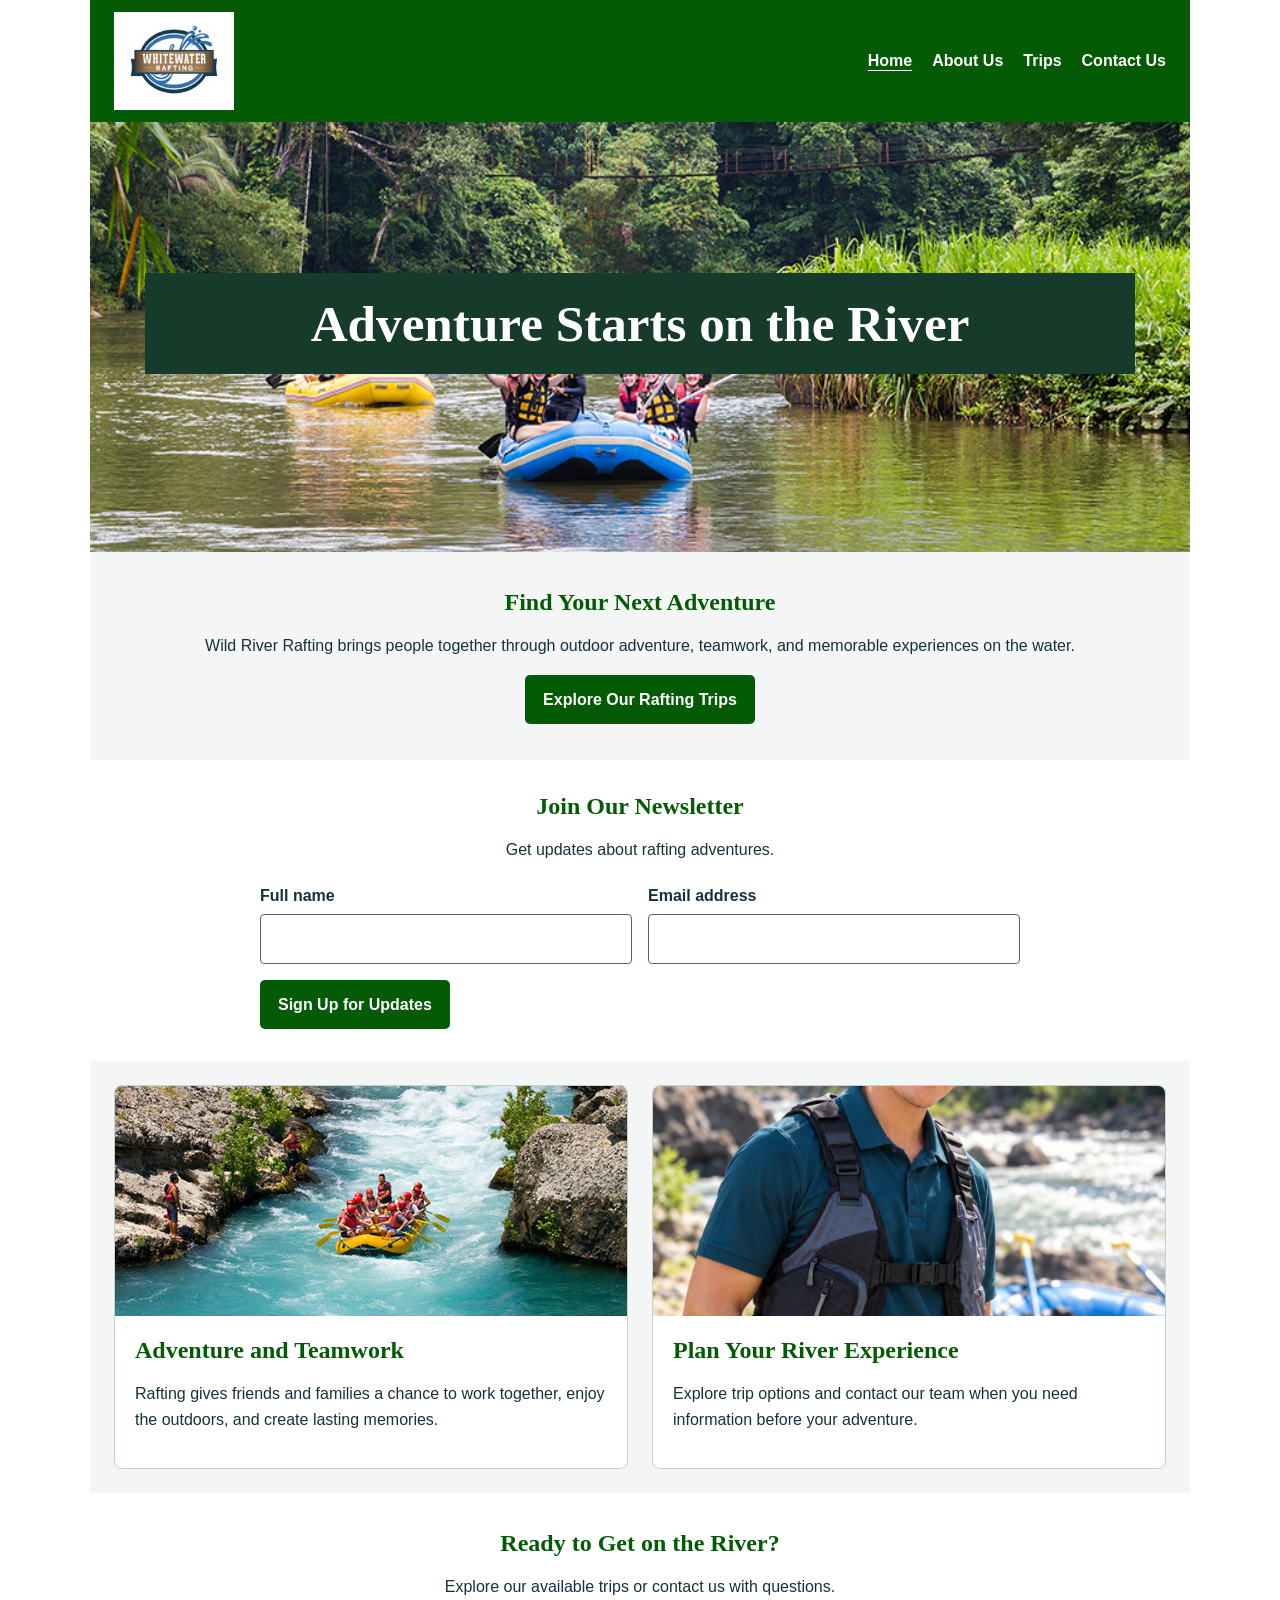
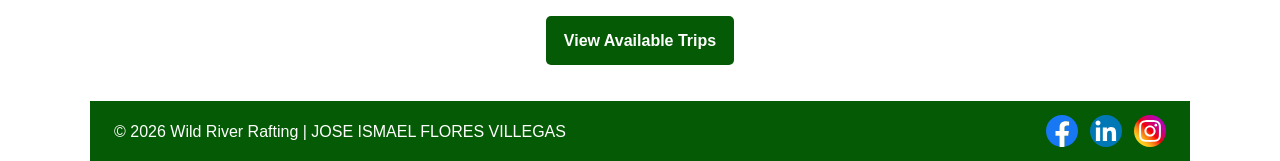
<file: wwr/index.html>
<!DOCTYPE html>
<html lang="en-US">
<head>
    <meta charset="UTF-8">
    <meta name="viewport" content="width=device-width, initial-scale=1.0">
    <meta name="description" content="Discover white water rafting adventures and outdoor experiences with Wild River Rafting.">
    <meta name="author" content="JOSE ISMAEL FLORES VILLEGAS">
    <title>Home | Wild River Rafting</title>
    <link rel="stylesheet" href="styles/rafting.css">
</head>
<body>
    <header>
        <a class="logo-link" href="index.html">
            <img src="images/z-wwr-blue.jpg" alt="Wild River Rafting logo">
        </a>
        <nav aria-label="Main navigation">
            <a href="index.html" aria-current="page">Home</a>
            <a href="about.html">About Us</a>
            <a href="trips.html">Trips</a>
            <a href="contact.html">Contact Us</a>
        </nav>
    </header>

    <main>
        <section class="home-hero">
            <img src="images/rafting14_1024.jpg" alt="People enjoying a white water rafting adventure">
            <h1>Adventure Starts on the River</h1>
        </section>

        <section class="home-intro">
            <h2>Find Your Next Adventure</h2>
            <p>Wild River Rafting brings people together through outdoor adventure, teamwork, and memorable experiences on the water.</p>
            <a class="button-link" href="trips.html">Explore Our Rafting Trips</a>
        </section>

        <section class="newsletter">
            <h2>Join Our Newsletter</h2>
            <p>Get updates about rafting adventures.</p>
            <form action="#" method="get" class="newsletter-form">
                <div class="form-field">
                    <label for="newsletter-name">Full name</label>
                    <input type="text" id="newsletter-name" name="name" autocomplete="name" required>
                </div>
                <div class="form-field">
                    <label for="newsletter-email">Email address</label>
                    <input type="email" id="newsletter-email" name="email" autocomplete="email" required>
                </div>
                <button type="submit">Sign Up for Updates</button>
            </form>
        </section>

        <section class="home-grid" aria-label="Our rafting experiences">
            <article class="feature-card">
                <img src="images/rafting65_600.jpg" alt="Rafters working together on a river" loading="lazy">
                <div>
                    <h2>Adventure and Teamwork</h2>
                    <p>Rafting gives friends and families a chance to work together, enjoy the outdoors, and create lasting memories.</p>
                </div>
            </article>
            <article class="feature-card">
                <img src="images/imagen1.png" alt="Rafting team member prepared for a river trip" loading="lazy">
                <div>
                    <h2>Plan Your River Experience</h2>
                    <p>Explore trip options and contact our team when you need information before your adventure.</p>
                </div>
            </article>
        </section>

        <section class="home-contact">
            <h2>Ready to Get on the River?</h2>
            <p>Explore our available trips or contact us with questions.</p>
            <a class="button-link" href="trips.html">View Available Trips</a>
        </section>
    </main>

    <footer>
        <p>&copy; 2026 Wild River Rafting | JOSE ISMAEL FLORES VILLEGAS</p>
        <nav class="socialmedia" aria-label="Social media">
            <a href="https://facebook.com" aria-label="Facebook"><img src="images/facebook.svg" alt=""></a>
            <a href="https://linkedin.com" aria-label="LinkedIn"><img src="images/linkedin.svg" alt=""></a>
            <a href="https://instagram.com" aria-label="Instagram"><img src="images/instagram.svg" alt=""></a>
        </nav>
    </footer>
</body>
</html>
</file>
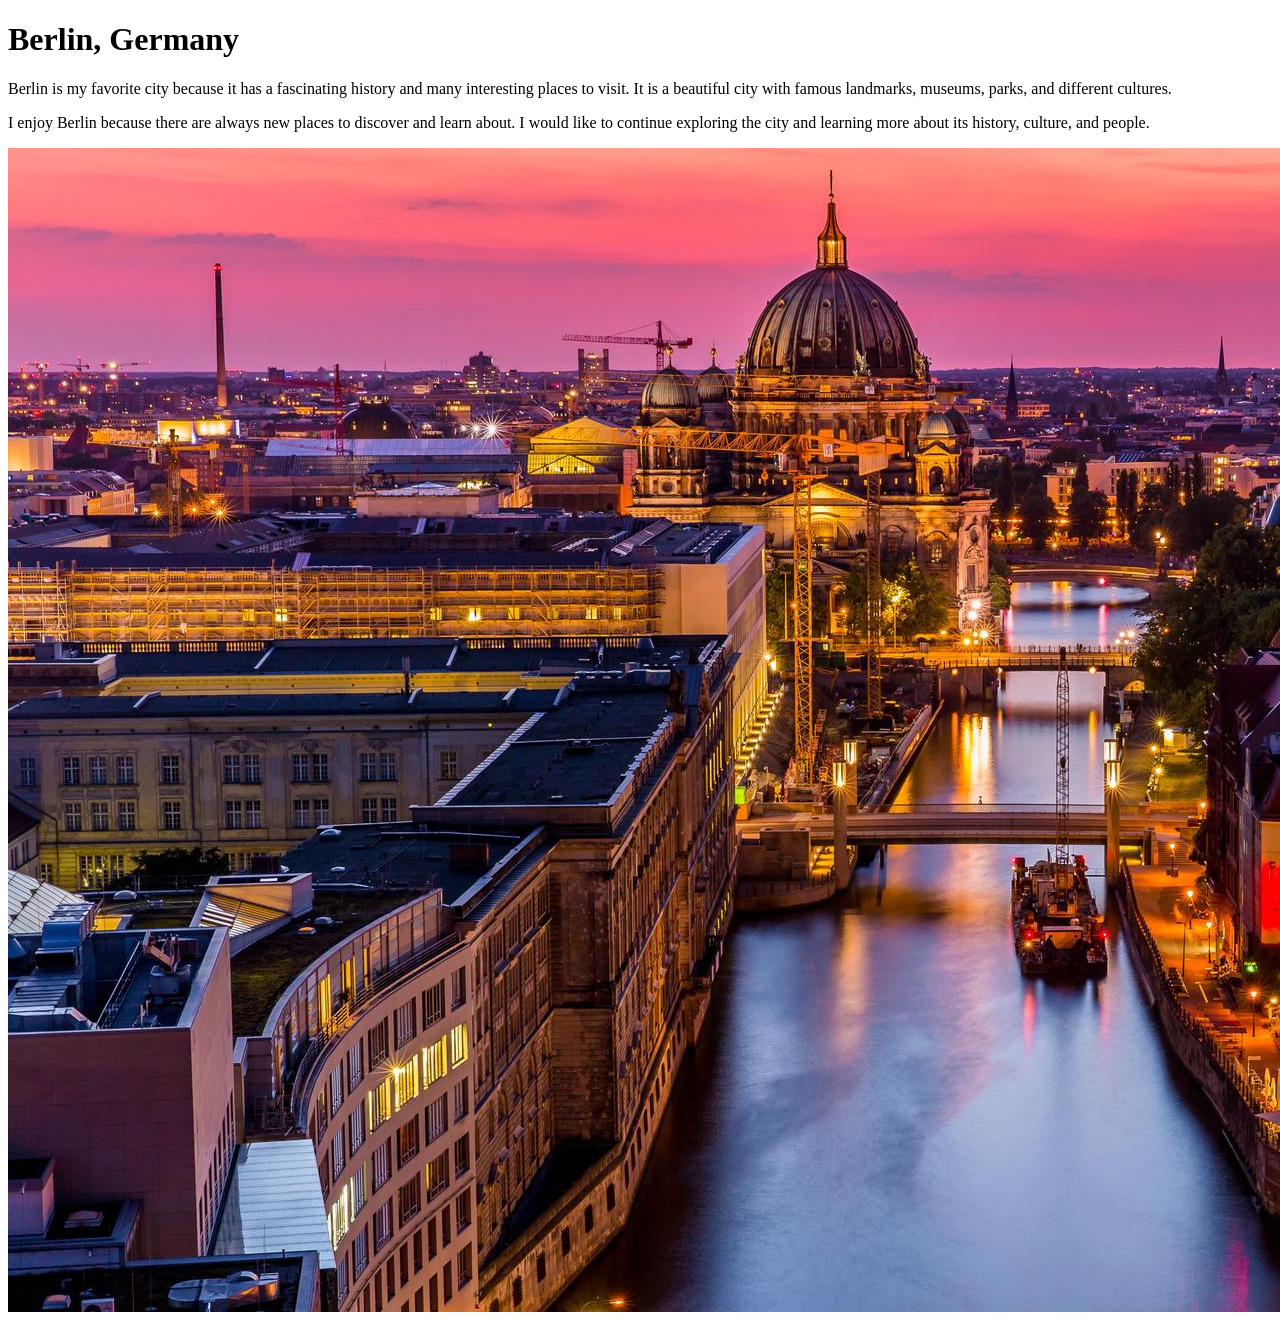
<file: week01/favorite-city.html>
<!DOCTYPE html>
<html lang="en-US">

<head>
    <meta charset="utf-8">
    <title>My Favorite City - Berlin</title>
</head>

<body>
    <h1>Berlin, Germany</h1>

    <p>
        Berlin is my favorite city because it has a fascinating history and many
        interesting places to visit. It is a beautiful city with famous landmarks,
        museums, parks, and different cultures.
    </p>

    <p>
        I enjoy Berlin because there are always new places to discover and learn
        about. I would like to continue exploring the city and learning more about
        its history, culture, and people.
    </p>

    <img src="./images/berlin.jpg" alt="A view of Berlin">
</body>

</html>
</file>
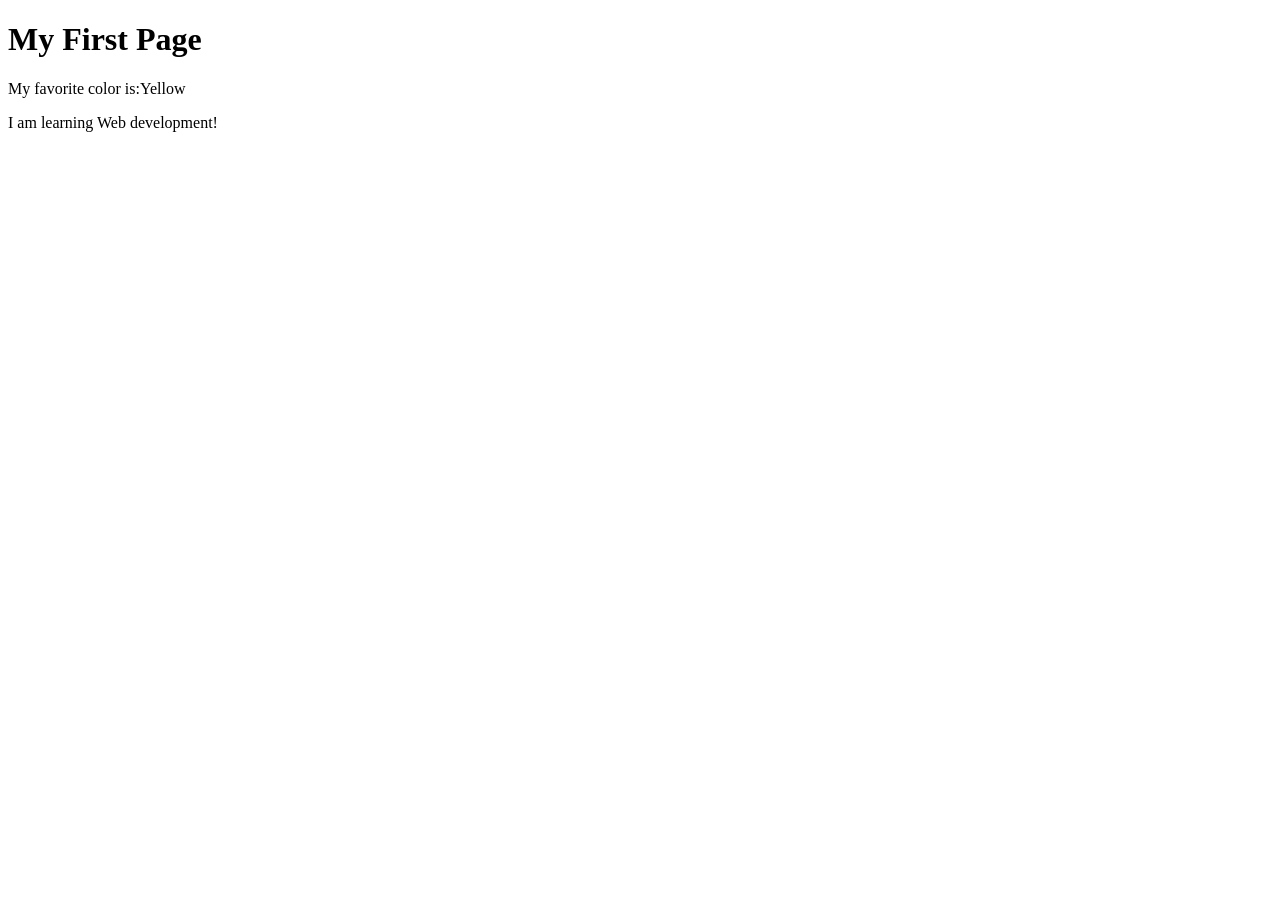
<file: week01/first-page.html>
<!DOCTYPE html>
<html lang="en">

<head>
    <meta charset="UTF-8">
    <meta name="viewport" content="width=device-width, initial-scale=1.0">
    <title>My First Page</title>
</head>

<body>
    <h1>My First Page</h1>
    <p>My favorite color is:Yellow</p>
    <p>I am learning Web development!</p>
</body>

</html>
</file>
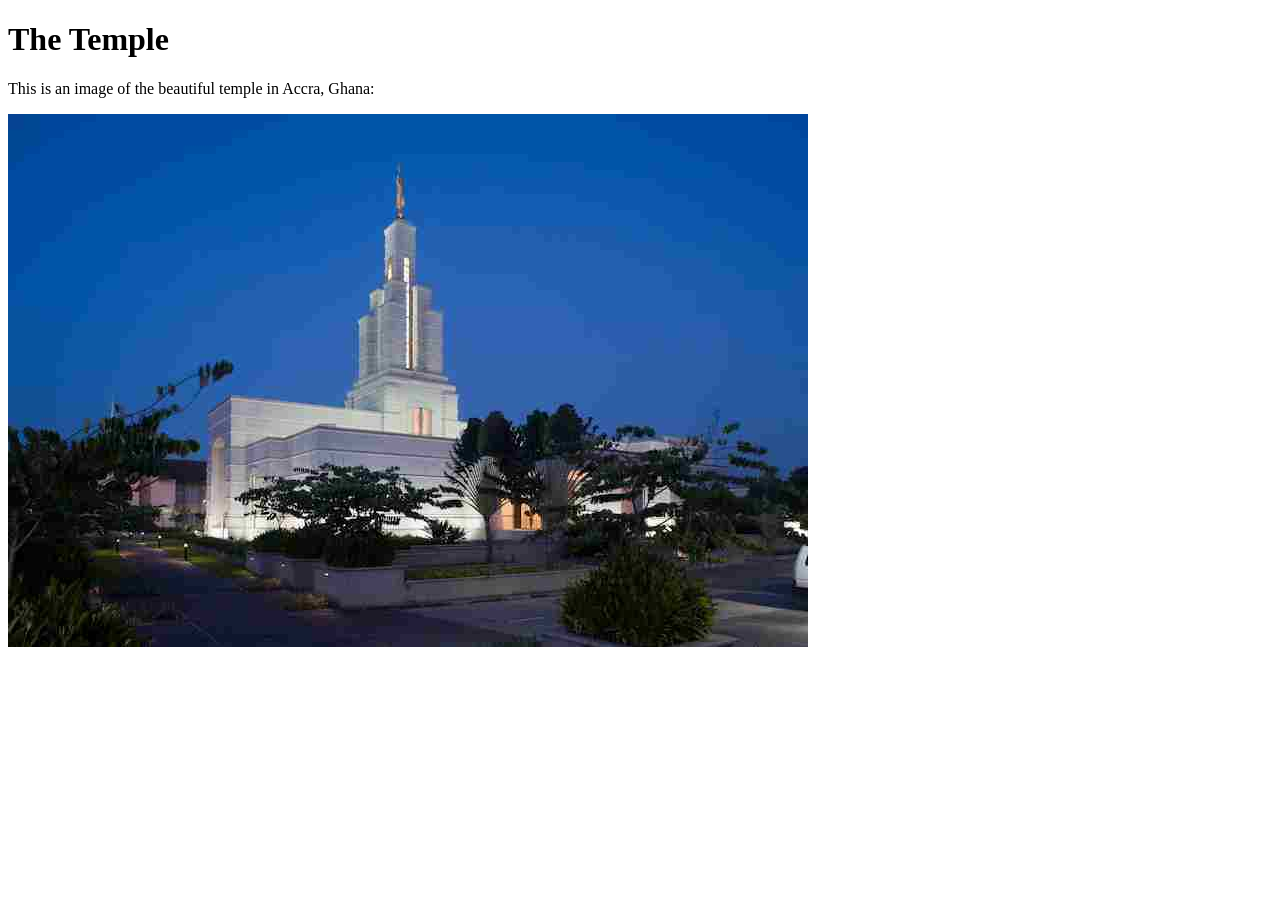
<file: week01/images-solution.html>
<!DOCTYPE html>
<html lang="en">
<head>
    <meta charset="UTF-8">
    <meta name="viewport" content="width=device-width, initial-scale=1.0">
    <title>Temple Image</title>
</head>
<body>
    <h1>The Temple</h1>
    <p>This is an image of the beautiful temple in Accra, Ghana:</p>
    <img src="images/temple-small.jpg" alt="The Accra Ghana Temple">
    
</body>
</html>
</file>
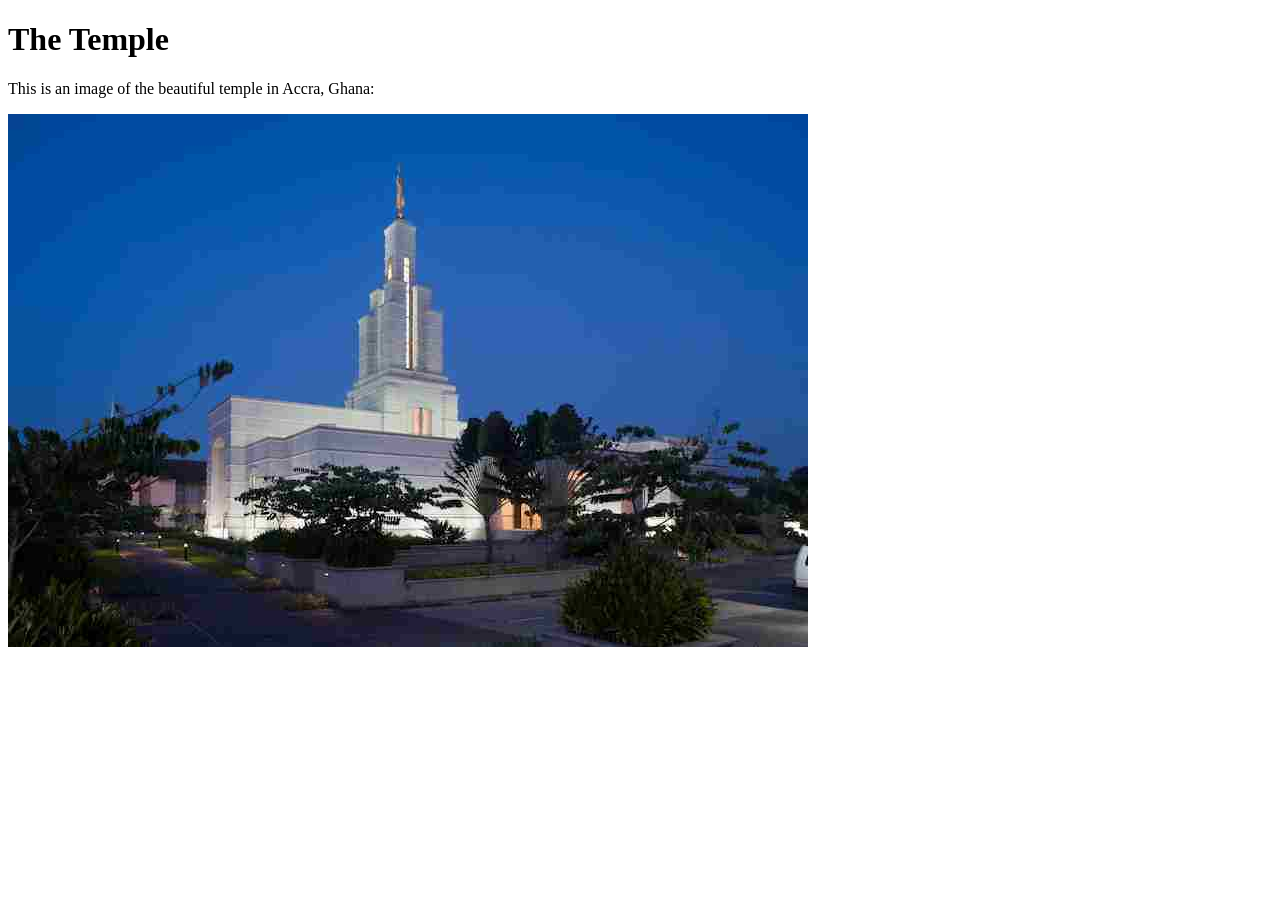
<file: week01/images.html>
<!DOCTYPE html>
<html lang="en">

<head>
    <meta charset="UTF-8">
    <meta name="viewport" content="width=device-width, initial-scale=1.0">
    <title>Temple Image</title>
</head>

<body>
    <h1>The Temple</h1>
    <p>This is an image of the beautiful temple in Accra, Ghana:</p>
    <img src="images/temple-small.jpg" alt="The Accra Ghana Temple">

</body>

</html>
</file>
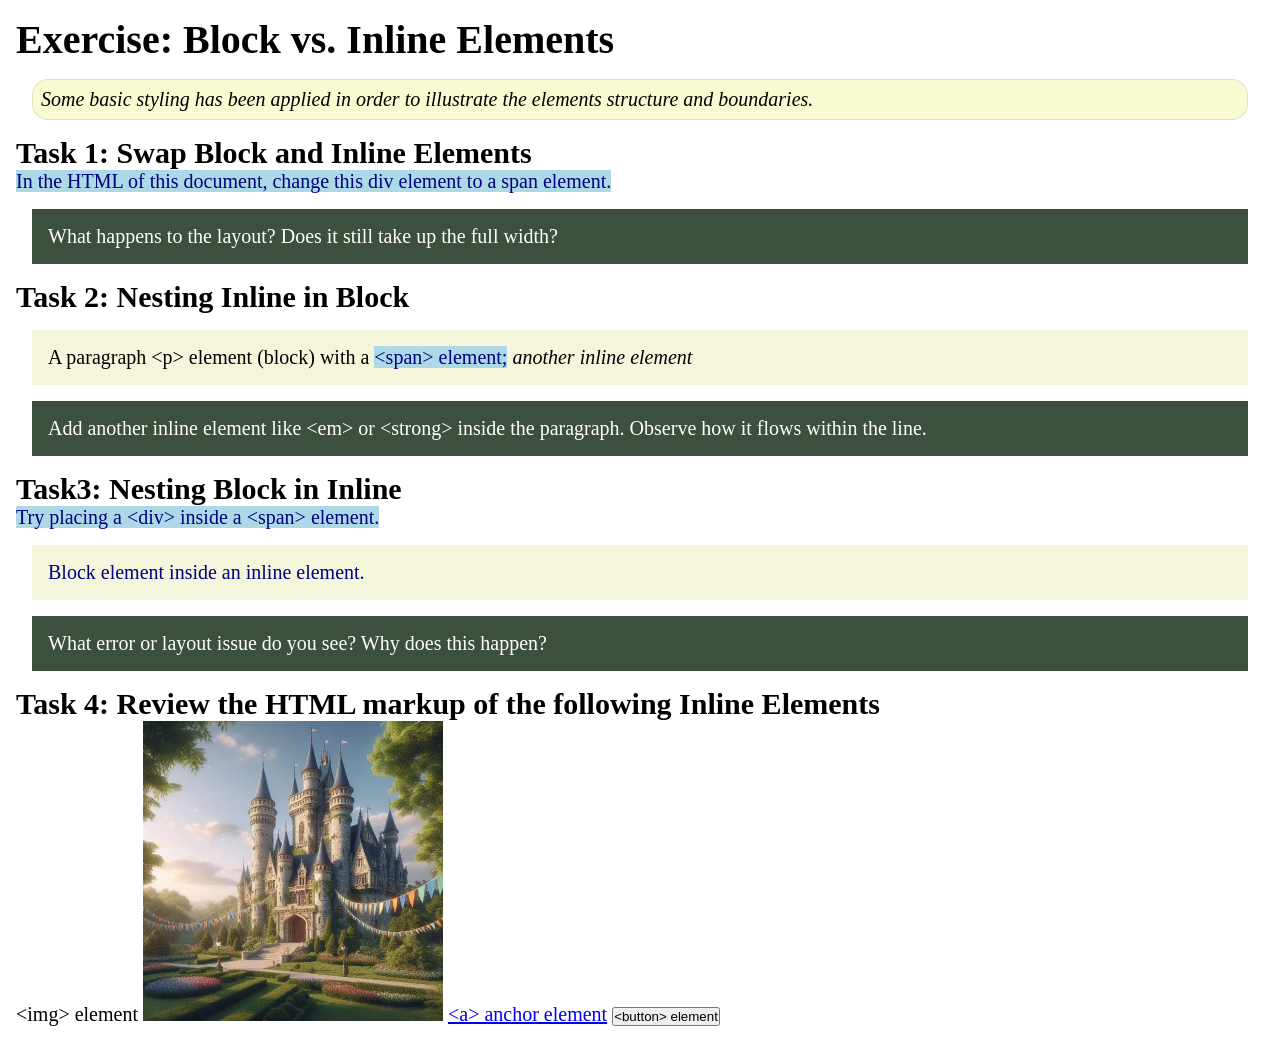
<file: week02/block-vs-inline.html>
<!DOCTYPE html>
<html lang="en">

<head>
    <meta charset="UTF-8">
    <meta name="viewport" content="width=device-width, initial-scale=1.0">
    <title>Exercise: Block vs. Inline Elements</title>
    <link rel="stylesheet" href="styles/block-vs-inline.css">
</head>

<body>
    <main>
        <h1>Exercise: Block vs. Inline Elements</h1>
        <p class="note">Some basic styling has been applied in order to illustrate the elements
            structure and
            boundaries.</p>

        <h2>Task 1: Swap Block and Inline Elements</h2>
        <span>In the HTML of this document, change this div element to a span element.</span>

        <p class="question">What happens to the layout? Does it still take up the full width?</p>

        <h2>Task 2: Nesting Inline in Block</h2>
        <p>A paragraph &lt;p&gt; element (block) with a <span>&lt;span&gt; element;</span>
            <em>another inline element</em>
        </p>
        <p class="question">Add another inline element like &lt;em&gt; or &lt;strong&gt; inside the
            paragraph. Observe
            how it flows within the line.</p>

        <h2>Task3: Nesting Block in Inline</h2>
        <span>Try placing a &lt;div&gt; inside a &lt;span&gt; element.
            <div>Block element inside an inline element.</div>
        </span>
        <p class="question">What error or layout issue do you see? Why does this happen?</p>


        <h2>Task 4: Review the HTML markup of the following Inline Elements</h2>
        &lt;img&gt; element
        <img src="images/castle.webp" alt="placeholder image (images are inline)" width="300"
          height="300">
        <a href="https://churchofjesuschrist.org">&lt;a&gt; anchor element</a>
        <button type="button">&lt;button&gt; element</button>
    </main>
</body>

</html>
</file>
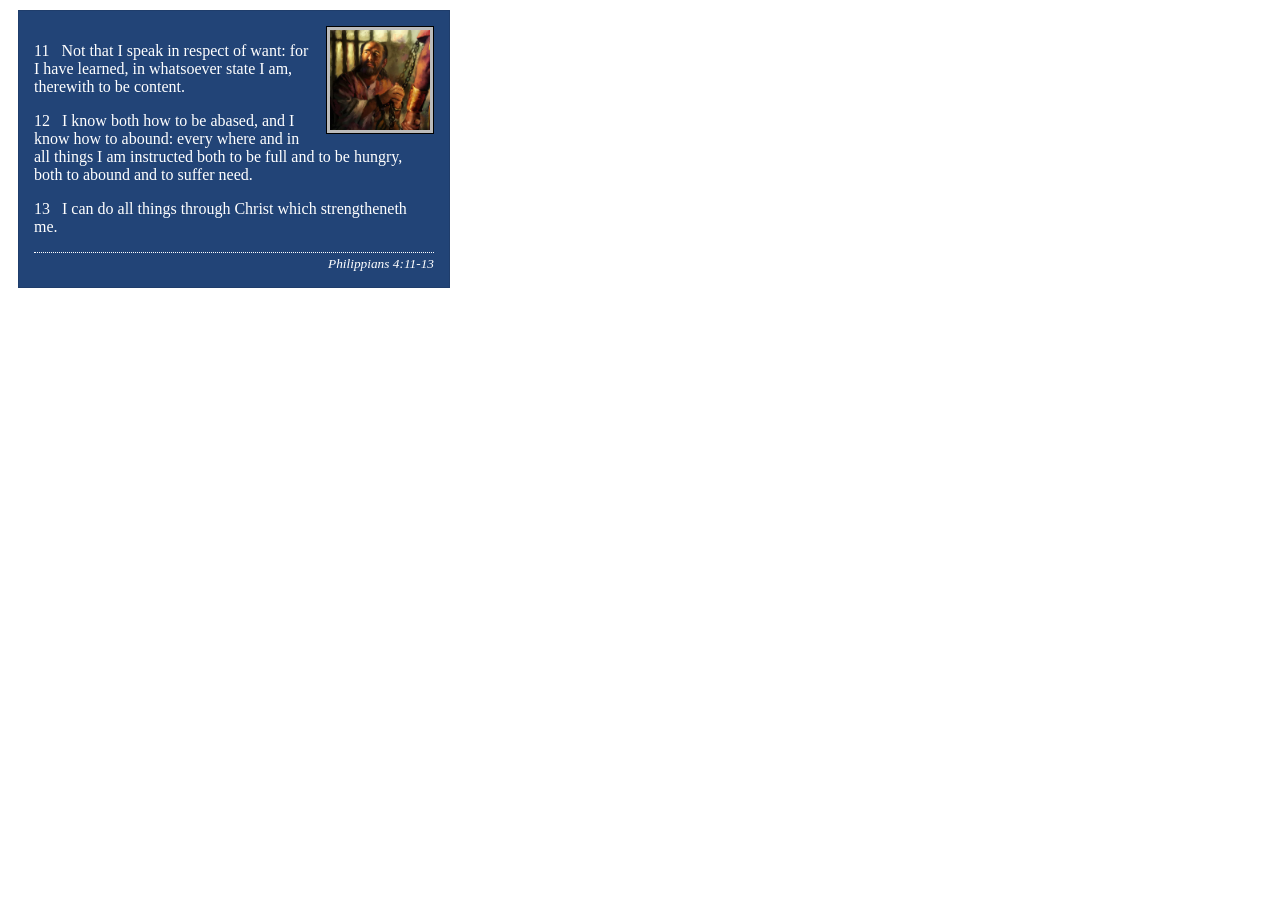
<file: week02/box-model-solution.html>
<!DOCTYPE html>
<html lang="en">
<head>
    <meta charset="UTF-8">
    <meta name="viewport" content="width=device-width, initial-scale=1.0">
    <title>Box Model Activity</title>
    <link rel="stylesheet" href="styles/box-model-solution.css">
</head>
<body>
    <main>
        <div class="callout">
            <img src="images/apostle-paul-imprisoned.webp" alt="Paul the Apostle - Imprisoned in Rome" width="200" height="200">
            <blockquote>
                <p>11 &nbsp; Not that I speak in respect of want: for I have learned, in whatsoever state I am, therewith to be content.</p>
                <p>12 &nbsp; I know both how to be abased, and I know how to abound: every where and in all things I am instructed both to be full and to be hungry, both to abound and to suffer need.</p>
                <p>13 &nbsp; I can do all things through Christ which strengtheneth me.</p>
            </blockquote>
            <cite>Philippians 4:11-13</cite>
        </div>
    </main>
</body>
</html>
</file>
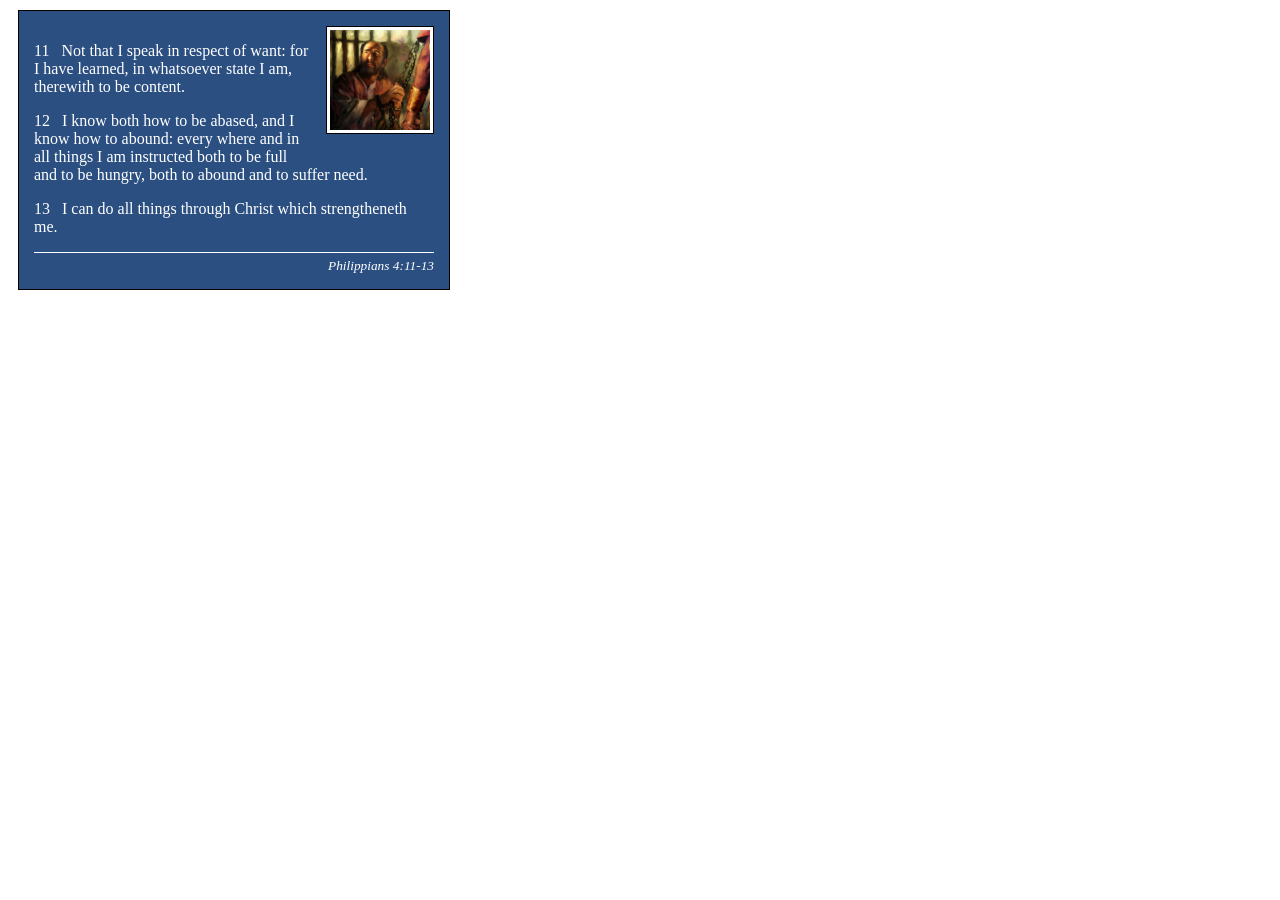
<file: week02/box-model.html>
<!DOCTYPE html>
<html lang="en">

<head>
    <meta charset="UTF-8">
    <meta name="viewport" content="width=device-width, initial-scale=1.0">
    <title>Box Model Activity</title>
    <link rel="stylesheet" href="styles/box-model.css">
</head>

<body>
    <main>
        <div class="callout">
            <img src="images/apostle-paul-imprisoned.webp"
              alt="Paul the Apostle - Imprisoned in Rome" width="200" height="200">
            <blockquote>
                <p>11 &nbsp; Not that I speak in respect of want: for I have learned, in whatsoever
                    state I am, therewith to be content.</p>
                <p>12 &nbsp; I know both how to be abased, and I know how to abound: every where and
                    in all things I am instructed both to be full and to be hungry, both to abound
                    and to suffer need.</p>
                <p>13 &nbsp; I can do all things through Christ which strengtheneth me.</p>
            </blockquote>
            <cite>Philippians 4:11-13</cite>
        </div>
    </main>
</body>

</html>
</file>
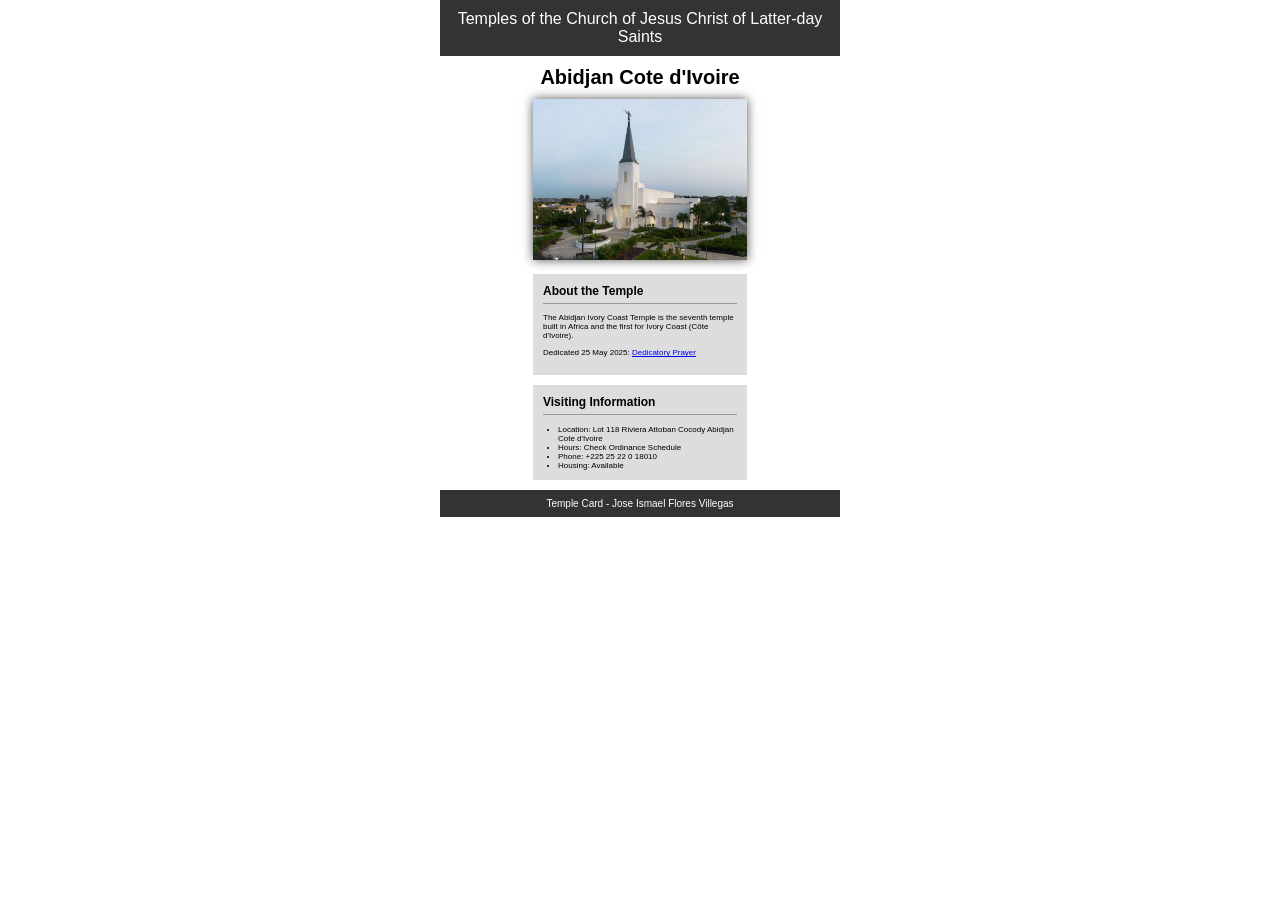
<file: week02/temple.html>
<!DOCTYPE html>
<html lang="en">

<head>
    <meta charset="UTF-8">
    <meta name="viewport" content="width=device-width, initial-scale=1.0">
    <title>Temple Card - Abidjan Cote d'Ivoire</title>
    <link rel="stylesheet" href="styles/temple.css">
</head>

<body>
    <header>
        <p>Temples of the Church of Jesus Christ of Latter-day Saints</p>
    </header>
    <main>
        <h1>Abidjan Cote d'Ivoire</h1>
        <picture>
            <img src="images/abidjan-ivory-coast.jpeg" alt="Abidjan Cote d'Ivoire Temple">
        </picture>
        <section>
            <h2>About the Temple</h2>
            <p>The Abidjan Ivory Coast Temple is the seventh temple built in Africa and the first
                for Ivory Coast (Côte
                d'Ivoire).</p>
            <p>Dedicated 25 May 2025: <a
                  href="https://www.churchofjesuschrist.org/temples/dedicatory-prayer/abidjan-ivory-coast-temple/2025-05-25?lang=eng"
                  target="_blank" rel="noopener noreferrer">Dedicatory Prayer</a></p>
        </section>
        <section>
            <h2>Visiting Information</h2>
            <ul>
                <li>Location: Lot 118 Riviera Attoban Cocody Abidjan Cote d'Ivoire</li>
                <li>Hours: Check Ordinance Schedule</li>
                <li>Phone: +225 25 22 0 18010</li>
                <li>Housing: Available</li>
            </ul>
        </section>
    </main>
    <footer>
        <p>Temple Card - Jose Ismael Flores Villegas</p>
    </footer>
</body>

</html>
</file>
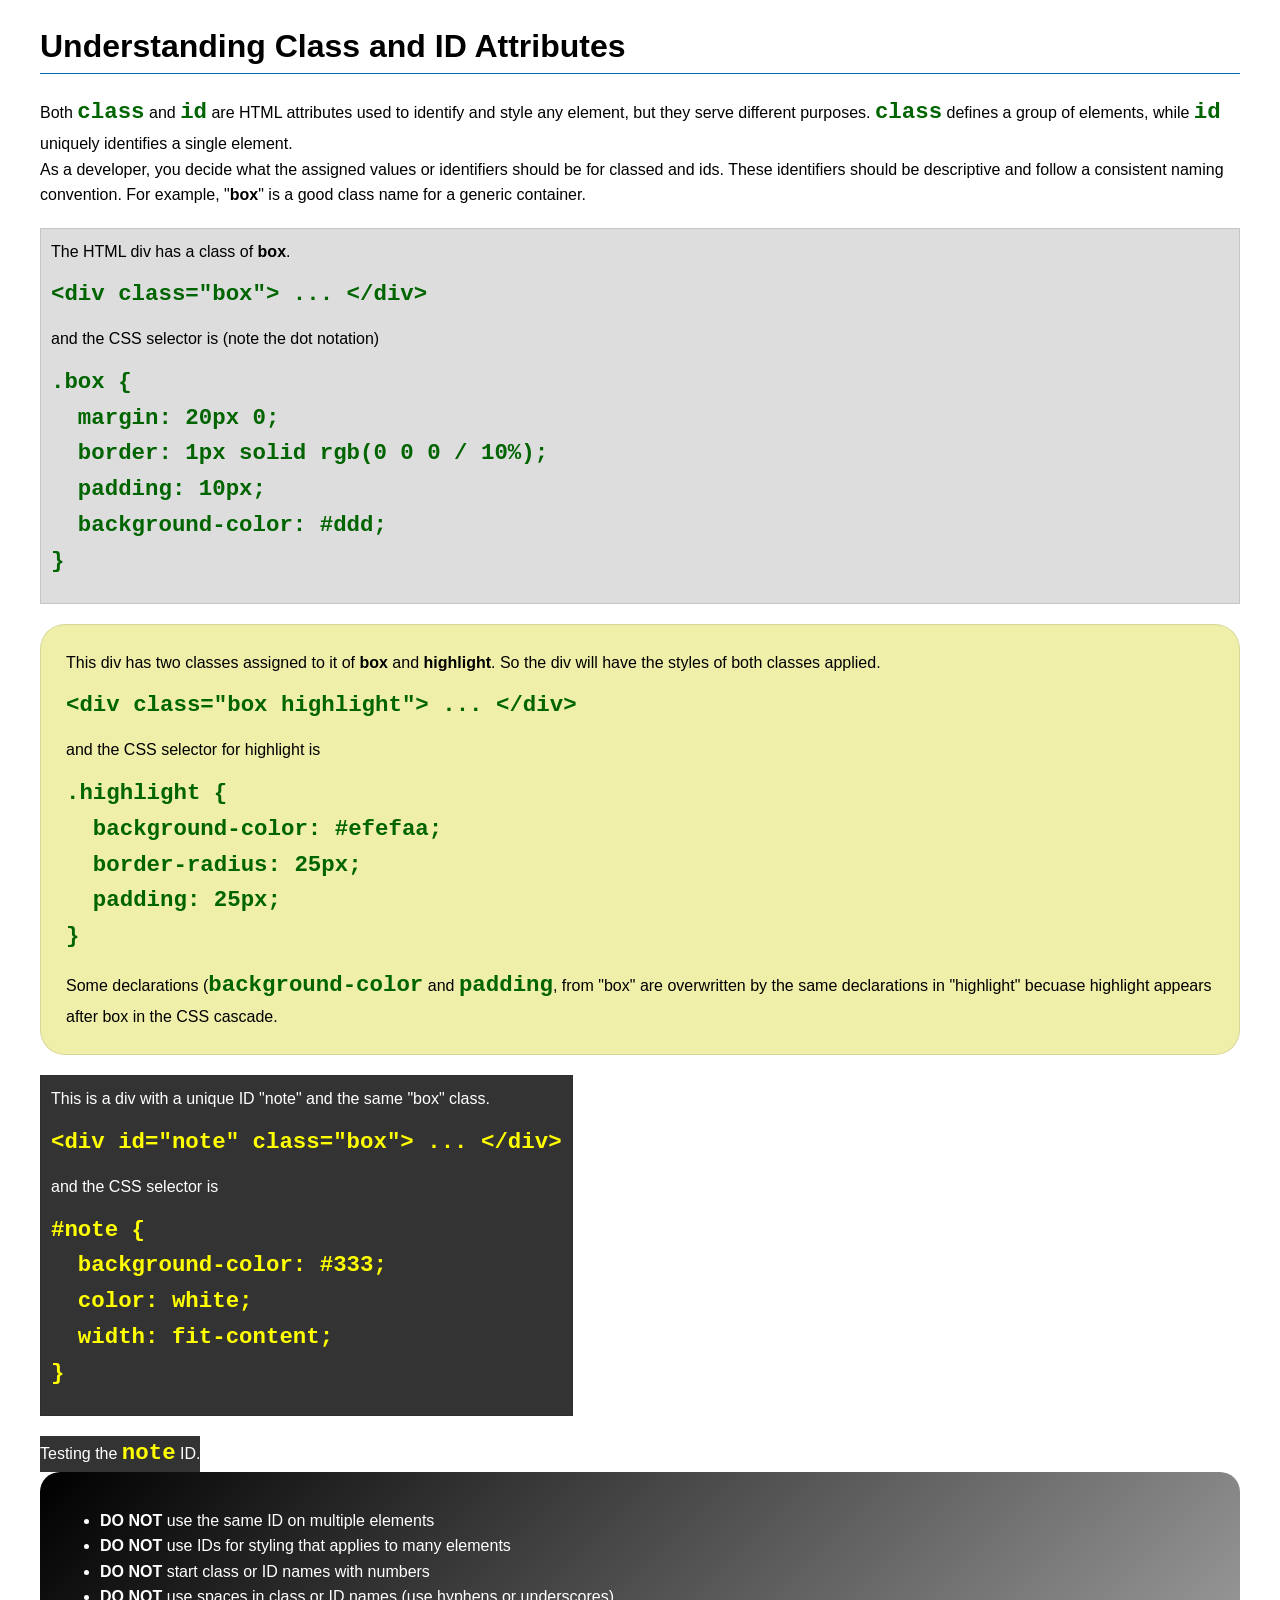
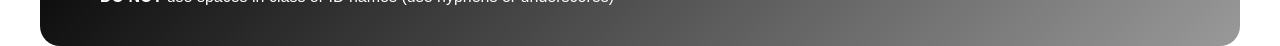
<file: week03/class-and-id.html>
<!DOCTYPE html>
<html lang="en">

<head>
    <meta charset="UTF-8">
    <meta name="viewport" content="width=device-width, initial-scale=1.0">
    <title>Class vs ID Attributes</title>
    <link rel="stylesheet" href="styles/class-and-id.css">
</head>

<body>
    <h1>Understanding Class and ID Attributes</h1>
    <p>Both <code>class</code> and <code>id</code> are HTML attributes used to identify and style any element, but they
        serve different purposes. <code>class</code> defines a group of elements, while <code>id</code> uniquely
        identifies a single element.</p>
    <p>As a developer, you decide what the assigned values or identifiers should be for classed and ids. These
        identifiers should be
        descriptive and follow a consistent naming convention. For example, "<strong>box</strong>" is a good class name
        for a generic container.</p>
    <div class="box">
        <p>The HTML div has a class of <strong>box</strong>.</p>
        <pre><code class="html">&lt;div class="box"&gt; ... &lt;/div&gt;</code></pre>
        and the CSS selector is (note the dot notation)
        <pre><code class="css">.box {
  margin: 20px 0;
  border: 1px solid rgb(0 0 0 / 10%);
  padding: 10px;
  background-color: #ddd; 
}</code></pre>
    </div>

    <div class="box highlight">
        <p>This div has two classes assigned to it of <strong>box</strong> and <strong>highlight</strong>. So the div
            will have the styles of both classes applied.</p>
        <pre><code class="html">&lt;div class="box highlight"&gt; ... &lt;/div&gt;</code></pre>
        and the CSS selector for highlight is
        <pre><code class="css">.highlight {
  background-color: #efefaa;
  border-radius: 25px;
  padding: 25px;
}</code></pre>
<p>Some declarations (<code>background-color</code> and <code>padding</code>, from "box" are overwritten by the same declarations in "highlight" becuase highlight appears after box in the CSS cascade.</p>
    </div>

    <div id="note" class="box">
        <p>This is a div with a unique ID "note" and the same "box" class.</p>
        <pre><code class="html">&lt;div id="note" class="box"&gt; ... &lt;/div&gt;</code></pre>
        and the CSS selector is
        <pre><code class="css">#note {
  background-color: #333;
  color: white;
  width: fit-content;
}</code></pre>
    </div>

    <div id="note">
        <p>Testing the <code>note</code> ID.</p>
    </div>

    <section id="best-practice">
        <ul>
            <li><strong>DO NOT</strong> use the same ID on multiple elements</li>
            <li><strong>DO NOT</strong> use IDs for styling that applies to many elements</li>
            <li><strong>DO NOT</strong> start class or ID names with numbers</li>
            <li><strong>DO NOT</strong> use spaces in class or ID names (use hyphens or underscores)</li>
        </ul>
    </section>




</body>

</html>
</file>
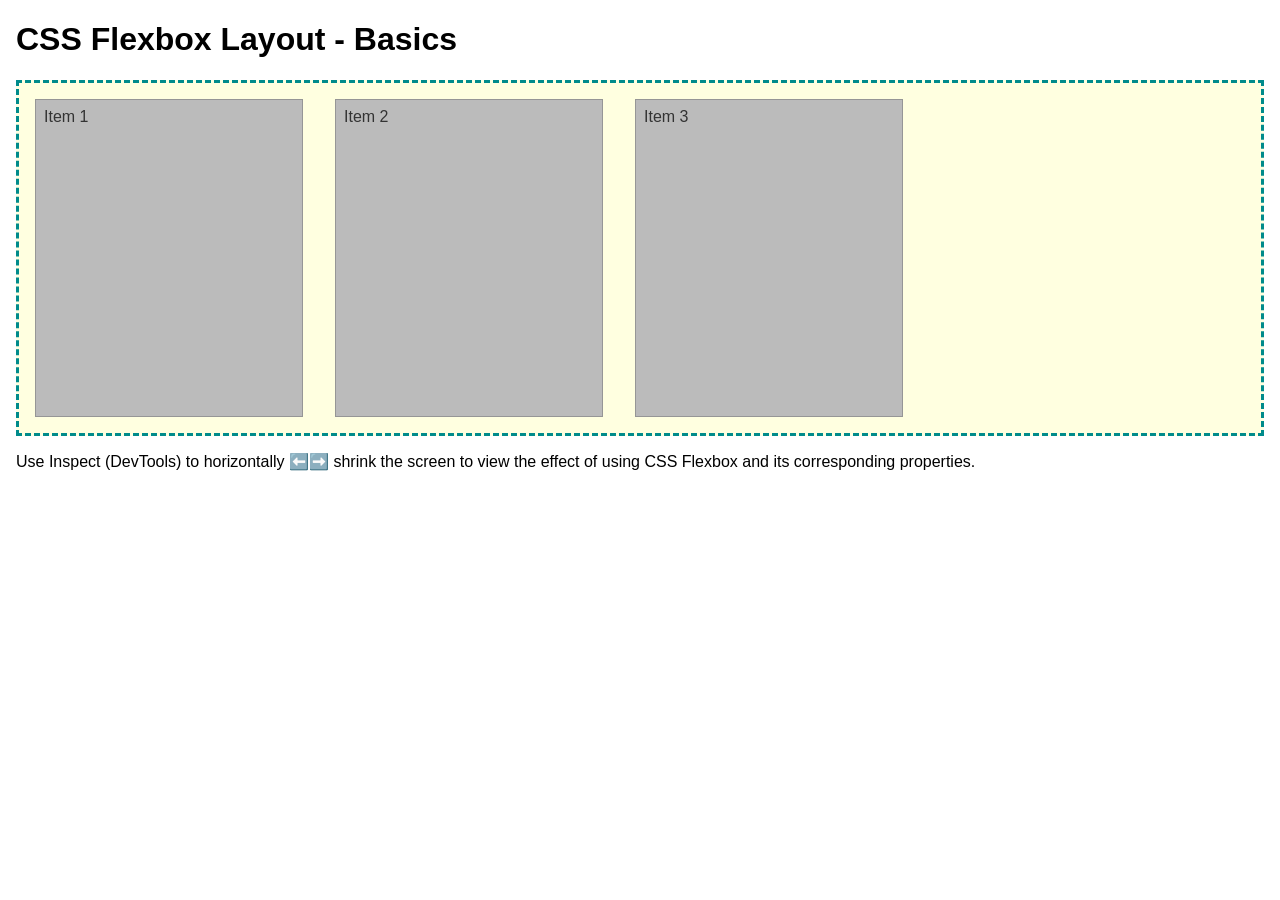
<file: week04/flexbox-layout.html>
<!DOCTYPE html>
<html lang="en">
<head>
    <meta charset="UTF-8">
    <meta name="viewport" content="width=device-width, initial-scale=1.0">
    <title>CSS Flexbox Layout - Basics</title>
    <link rel="stylesheet" href="styles/flexbox.css">
</head>
<body>
    <main>
        <h1>CSS Flexbox Layout - Basics</h1>
        <div class="flex-container">
            <div class="flex-item item1">Item 1</div>
            <div class="flex-item item2">Item 2</div>
            <div class="flex-item item3">Item 3</div>
        </div>
        <p>Use Inspect (DevTools) to horizontally ⬅️➡️ shrink the screen to view the effect of using CSS Flexbox and its corresponding properties.</p>
    </main>
</body>
</html>
</file>
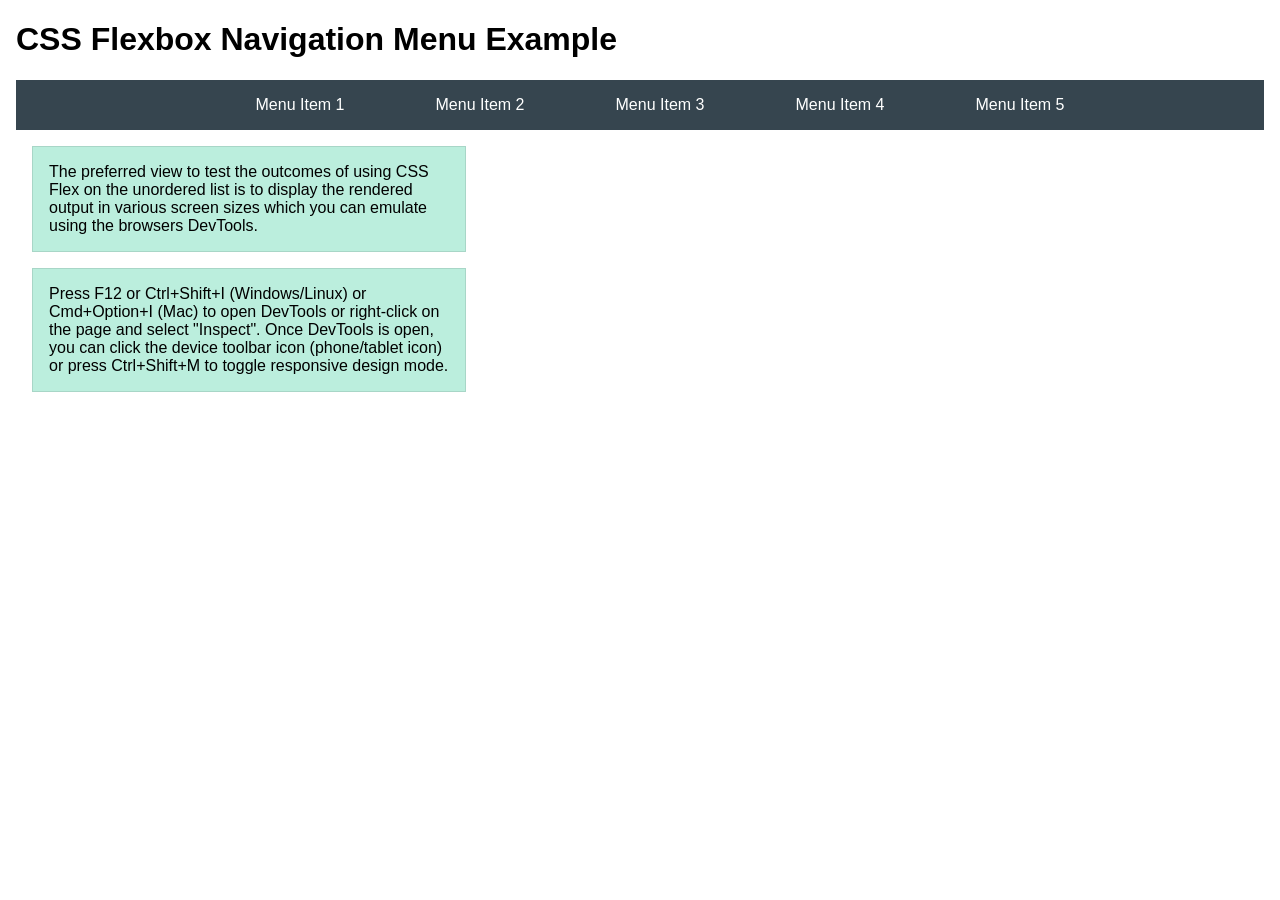
<file: week04/flexbox-menu.html>
<!DOCTYPE html>
<html lang="en">
<head>
    <meta charset="UTF-8">
    <meta name="viewport" content="width=device-width, initial-scale=1.0">
    <title>CSS Flexbox - Navigation Menu</title>
    <link rel="stylesheet" href="styles/flexbox-menu.css">
</head>
<body>
    <main>
        <h1>CSS Flexbox Navigation Menu Example</h1>
        <nav>
            <ul>
                <li><a href="#">Menu Item 1</a></li>
                <li><a href="#">Menu Item 2</a></li>
                <li><a href="#">Menu Item 3</a></li>
                <li><a href="#">Menu Item 4</a></li>
                <li><a href="#">Menu Item 5</a></li>
            </ul>
        </nav>
        <p>The preferred view to test the outcomes of using CSS Flex on the unordered list is to display the rendered output in various screen sizes which you can emulate using the browsers DevTools.</p>

        <p>Press F12 or Ctrl+Shift+I (Windows/Linux) or Cmd+Option+I (Mac) to open DevTools or right-click on the page and select "Inspect". Once DevTools is open, you can click the device toolbar icon (phone/tablet icon) or press Ctrl+Shift+M to toggle responsive design mode.</p>

                      
        
    </main>
</body>
</html>
</file>
<file: wwr/styles/rafting.css>
:root {
    --primary-color: #055a05;
    --accent-color: #264653;
    --light-color: #f4f6f6;
    --heading-font: Georgia, "Times New Roman", serif;
    --body-font: Arial, Helvetica, sans-serif;
}

* {
    margin: 0;
    padding: 0;
    box-sizing: border-box;
}

body {
    font-family: var(--body-font);
    color: #17313b;
    line-height: 1.6;
    background: #ffffff;
}

header,
main,
footer {
    width: min(1100px, 100%);
    margin: 0 auto;
}

/* Header: CSS Grid */
header {
    display: grid;
    grid-template-columns: 150px 1fr;
    align-items: center;
    gap: 24px;
    padding: 12px 24px;
    background: var(--primary-color);
}

.logo-link {
    display: block;
    width: 120px;
}

.logo-link img,
header > img {
    display: block;
    width: 120px;
    max-width: 100%;
    height: auto;
}

/* Navigation: Flexbox */
header nav {
    display: flex;
    align-items: center;
    justify-content: flex-end;
    flex-wrap: wrap;
    gap: 20px;
}

nav a {
    color: #ffffff;
    font-weight: 700;
    text-decoration: none;
}

nav a:hover,
nav a:focus-visible,
nav a[aria-current="page"] {
    text-decoration: underline;
    text-underline-offset: 4px;
}

/* General elements */
h1,
h2,
h3 {
    font-family: var(--heading-font);
    line-height: 1.2;
}

h1,
h2 {
    color: var(--primary-color);
}

h2 {
    margin-bottom: 16px;
}

p {
    margin: 0 0 16px;
}

img {
    max-width: 100%;
}

.button-link,
button {
    display: inline-block;
    padding: 12px 18px;
    border: 0;
    border-radius: 5px;
    background: var(--primary-color);
    color: #ffffff;
    font: inherit;
    font-weight: 700;
    text-decoration: none;
    cursor: pointer;
}

.button-link:hover,
.button-link:focus-visible,
button:hover,
button:focus-visible {
    background: #034003;
    text-decoration: underline;
}

/* Home and Trips hero images */
.home-hero,
.trips-hero {
    position: relative;
}

.home-hero > img,
.trips-hero > img {
    display: block;
    width: 100%;
    height: 430px;
    object-fit: cover;
}

.home-hero h1 {
    position: absolute;
    top: 35%;
    left: 5%;
    right: 5%;
    padding: 20px;
    color: #ffffff;
    background: #173b2b;
    text-align: center;
    font-size: clamp(1.8rem, 4vw, 3.2rem);
}

/* Home page */
.home-intro,
.home-contact,
.trips-cta {
    padding: 36px 24px;
    text-align: center;
}

.home-intro {
    background: var(--light-color);
}

.newsletter {
    padding: 32px 24px;
    text-align: center;
}

.newsletter-form {
    display: grid;
    grid-template-columns: repeat(2, minmax(0, 1fr));
    gap: 16px;
    max-width: 760px;
    margin: 20px auto 0;
    text-align: left;
}

.form-field {
    display: flex;
    flex-direction: column;
    gap: 6px;
}

.form-field label,
.contact-form-section label {
    font-weight: 700;
}

input[type="text"],
input[type="email"],
textarea {
    width: 100%;
    padding: 11px;
    border: 1px solid #53656c;
    border-radius: 4px;
    background: #ffffff;
    color: #17313b;
    font: inherit;
}

.newsletter-form button {
    align-self: end;
    justify-self: start;
}

.home-grid {
    display: grid;
    grid-template-columns: repeat(2, minmax(0, 1fr));
    gap: 24px;
    padding: 24px;
    background: var(--light-color);
}

.feature-card,
.trip-card {
    overflow: hidden;
    border: 1px solid #c5d0d2;
    border-radius: 8px;
    background: #ffffff;
}

.feature-card img {
    display: block;
    width: 100%;
    height: 230px;
    object-fit: cover;
}

.feature-card > div,
.trip-card-content {
    padding: 20px;
}

/* Trips page */
.trips-hero-content {
    position: absolute;
    left: 5%;
    right: 5%;
    bottom: 24px;
    padding: 24px;
    background: #ffffff;
    text-align: center;
}

.trips-hero-content h1 {
    margin-bottom: 12px;
    font-size: clamp(1.8rem, 4vw, 2.8rem);
}

.trip-grid {
    display: grid;
    grid-template-columns: repeat(3, minmax(0, 1fr));
    gap: 20px;
    padding: 28px 24px;
}

.trip-card img {
    display: block;
    width: 100%;
    height: 210px;
    object-fit: cover;
}

.trip-card h2 {
    font-size: 1.4rem;
}

.trip-table-section {
    padding: 28px 24px;
    background: var(--light-color);
}

.trip-table-section > h2,
.trip-table-section > p {
    text-align: center;
}

.table-scroll {
    overflow-x: auto;
}

table {
    width: 100%;
    border-collapse: collapse;
    background: #ffffff;
}

caption {
    padding: 10px;
    font-weight: 700;
    text-align: left;
}

th,
td {
    padding: 12px;
    border: 1px solid #7b8c91;
    text-align: left;
    vertical-align: top;
}

thead th {
    background: var(--accent-color);
    color: #ffffff;
}

tbody th {
    background: #e8eeee;
}

/* About Us page: hero */
.hero {
    position: relative;
}

.hero > img {
    display: block;
    width: 100%;
    height: 430px;
    object-fit: cover;
}

.hero h1 {
    position: absolute;
    top: 20px;
    left: 0;
    width: 100%;
    padding: 16px;
    background: #173b2b;
    color: #ffffff;
    text-align: center;
}

.hero article {
    position: absolute;
    right: 20px;
    bottom: 20px;
    left: 20px;
    margin: 0;
    padding: 16px;
    background: #ffffff;
}

.hero article img {
    float: right;
    width: 125px;
    max-width: 40%;
    height: auto;
    margin: 0 0 10px 10px;
}

.hero article p {
    margin-bottom: 0;
}

/* About Us: History section */
.history-section {
    padding: 32px 24px;
}

.history-section h2 {
    text-align: center;
}

.history-content {
    display: grid;
    grid-template-columns: 1fr 240px 1fr;
    align-items: center;
    gap: 24px;
}

.history-content p {
    margin: 0;
}

.history-content img {
    display: block;
    width: 100%;
    height: 190px;
    object-fit: cover;
}

/* About Us: Adventures section */
.adventures-section {
    padding: 32px 24px;
    background: var(--light-color);
}

.adventures-section h2 {
    margin-bottom: 24px;
    text-align: center;
}

.adventures-gallery {
    display: grid;
    grid-template-columns: repeat(5, minmax(0, 1fr));
    gap: 16px;
}

.adventures-gallery figure {
    min-width: 0;
    text-align: center;
}

.adventures-gallery img {
    display: block;
    width: 100%;
    height: 150px;
    object-fit: cover;
}

.adventures-gallery figcaption {
    padding-top: 10px;
    color: #17313b;
    font-weight: 700;
    line-height: 1.35;
}

/* Contact page */
.contact-page {
    padding: 24px;
}

.contact-page > h1 {
    margin: 12px 0 24px;
    text-align: center;
}

.contact-layout {
    display: grid;
    grid-template-columns: repeat(2, minmax(0, 1fr));
    gap: 20px;
    align-items: start;
}

.contact-layout section {
    min-width: 0;
    padding: 20px;
    background: var(--light-color);
}

.company-contact address {
    margin-bottom: 12px;
    font-style: normal;
}

.company-contact a {
    color: #17313b;
    overflow-wrap: anywhere;
}

.map-section iframe {
    display: block;
    width: 100%;
    height: 300px;
    border: 0;
}

.employee-section {
    margin-top: 24px;
    padding: 24px;
    background: var(--light-color);
}

.employee-section > h2 {
    text-align: center;
}

.employee-profiles {
    display: grid;
    grid-template-columns: repeat(3, minmax(0, 1fr));
    gap: 20px;
}

.employee-profiles figure {
    min-width: 0;
    padding: 12px;
    text-align: center;
    background: #ffffff;
}

.employee-profiles img {
    display: block;
    width: 150px;
    height: 150px;
    max-width: 100%;
    margin: 0 auto 12px;
    object-fit: cover;
    object-position: center top;
}

.employee-profiles figcaption {
    display: flex;
    flex-direction: column;
    gap: 6px;
}

.contact-form-section {
    max-width: 760px;
    margin: 24px auto;
    padding: 24px;
    border: 1px solid #c5d0d2;
}

.contact-form-section h2 {
    text-align: center;
}

.contact-form-section form {
    display: flex;
    flex-direction: column;
    gap: 16px;
}

.contact-form-section fieldset {
    min-width: 0;
    padding: 14px;
    border: 1px solid #7b8c91;
}

.contact-form-section legend {
    padding: 0 6px;
    font-weight: 700;
}

.contact-form-section .choice {
    display: flex;
    align-items: flex-start;
    gap: 8px;
    margin: 10px 0;
    font-weight: 400;
}

.contact-form-section .choice input {
    margin-top: 6px;
    flex-shrink: 0;
}

/* Keyboard accessibility */
input:focus-visible,
textarea:focus-visible,
button:focus-visible,
a:focus-visible {
    outline: 3px solid #e9a23b;
    outline-offset: 3px;
}

/* Footer */
footer {
    display: flex;
    align-items: center;
    justify-content: space-between;
    gap: 16px;
    padding: 14px 24px;
    background: var(--primary-color);
    color: #ffffff;
}

footer p {
    margin: 0;
}

.socialmedia {
    display: flex;
    align-items: center;
    justify-content: flex-end;
    gap: 12px;
}

.socialmedia a {
    display: inline-flex;
    align-items: center;
    justify-content: center;
}

.socialmedia img {
    display: block;
    width: 32px;
    height: 32px;
}

/* Responsive layout */
@media (max-width: 900px) {
    .adventures-gallery {
        grid-template-columns: repeat(3, minmax(0, 1fr));
    }

    .history-content {
        grid-template-columns: 1fr 200px;
    }

    .history-content p:last-child {
        grid-column: 1 / -1;
    }

    .adventures-gallery img {
        height: 180px;
    }
}

@media (max-width: 760px) {
    header {
        grid-template-columns: 1fr;
        justify-items: center;
        gap: 12px;
    }

    header nav {
        justify-content: center;
    }

    .home-grid,
    .trip-grid,
    .contact-layout {
        grid-template-columns: 1fr;
    }

    .trip-grid {
        max-width: 560px;
        margin: 0 auto;
    }

    .home-hero > img,
    .trips-hero > img {
        height: 340px;
    }

    .trips-hero-content {
        bottom: 16px;
        padding: 16px;
    }

    .employee-profiles {
        grid-template-columns: 1fr;
    }

    .employee-profiles figure {
        max-width: 420px;
        margin: 0 auto;
    }

    .hero article {
        position: static;
        margin: 16px;
    }

    .hero > img {
        height: 300px;
    }

    .history-content {
        grid-template-columns: 1fr;
    }

    .history-content img {
        height: 240px;
    }

    .history-content p:last-child {
        grid-column: auto;
    }

    .adventures-gallery {
        grid-template-columns: repeat(2, minmax(0, 1fr));
    }

    .adventures-gallery img {
        height: 190px;
    }

    footer {
        flex-direction: row;
        flex-wrap: wrap;
    }
}

@media (max-width: 520px) {
    .newsletter-form {
        grid-template-columns: 1fr;
    }

    .newsletter-form button {
        justify-self: stretch;
    }

    header nav {
        gap: 12px;
    }

    .home-grid,
    .trip-grid,
    .trip-table-section,
    .home-intro,
    .newsletter,
    .home-contact,
    .contact-page,
    .history-section,
    .adventures-section {
        padding-left: 16px;
        padding-right: 16px;
    }

    .home-hero > img,
    .trips-hero > img {
        height: 300px;
    }

    .home-hero h1 {
        top: 28%;
        padding: 14px;
    }

    .hero h1 {
        top: 10px;
        font-size: 1.5rem;
    }

    .adventures-gallery {
        grid-template-columns: 1fr;
    }

    .adventures-gallery img {
        height: 230px;
    }

    footer {
        flex-direction: column;
        text-align: center;
    }

    .socialmedia {
        justify-content: center;
    }
}
</file>
<file: week02/styles/block-vs-inline.css>
* {
    margin: 0;
    padding: 0;
}

body {
    font-size: 20px;
    margin: 1rem;
}

p,
div {
    background-color: beige;
    margin: 1rem;
    padding: 1rem;
}

span {
    color: navy;
    background-color: lightblue;
}

code {
    margin: 0;
    padding: 0;
    color: green;
    font-size: 1.2rem;
}

.note {
    font-style: italic;
    background-color: lightgoldenrodyellow;
    border-radius: 1rem;
    border: 1px solid rgb(0 0 0 / 10%);
    margin: 1rem;
    padding: .5rem;
}

.question {
    background-color: #3d503d;
    color: #fff;
}
</file>
<file: week02/styles/box-model-solution.css>
.callout {
    max-width: 400px;
    margin: 10px;
    border: 1px solid rgba(0, 0, 0, .1);
    padding: 15px;
    background-color: #247;
    color: #fff;
}

.callout img {
    float: right;
    margin: 0 0 10px 15px;
    border: 1px solid #000;
    padding: 3px;
    background-color: #bbb;
    width: 100px;
    height: auto;

}

blockquote {
    margin: 0;
}

cite {
    display: block;
    border-top: 1px dotted #fff;
    padding-top: 3px;
    text-align: right;
    font-size: smaller;
}
</file>
<file: week02/styles/box-model.css>
.callout {
    max-width: 400px;
    margin: 10px;
    border: 1px solid #000000;
    padding: 15px;
    background-color: #2b4f80;
    color: white;
}

.callout img {
    float: right;
    margin: 0 0 15px 15px;
    border: 1px solid #000000;
    padding: 3px;
    background-color: white;
    width: 100px;
    height: auto;
}

blockquote {
    margin: 0;
}

cite {
    display: block;
    border-top: 1px solid white;
    padding-top: 5px;
    text-align: right;
    font-size: smaller;
}
</file>
<file: week02/styles/temple.css>
body {
    font-family: Arial, sans-serif;
    max-width: 400px;
    margin: 0 auto;
}

header {
    background-color: #333;
    color: white;
    text-align: center;
    padding: 10px;
}

header p {
    margin: 0;
}

main {
    width: 214px;
    margin: 10px auto;
}

h1 {
    font-size: 20px;
    text-align: center;
    margin: 10px 0;
}

picture {
    display: block;
}

img {
    width: 214px;
    height: auto;
    box-shadow: 0 0 10px #555;
}

section {
    background-color: #ddd;
    margin: 10px 0;
    padding: 10px;
    font-size: 8px;
}

h2 {
    font-size: 12px;
    border-bottom: 1px solid #999;
    padding-bottom: 5px;
    margin-top: 0;
}

section p {
    margin: 8px 0;
}

section ul {
    padding-left: 15px;
    margin-bottom: 0;
}

footer {
    background-color: #333;
    color: white;
    text-align: center;
    padding: 8px;
}

footer p {
    margin: 0;
    font-size: 10px;
}
</file>
<file: week03/styles/class-and-id.css>
body {
    font-family: Arial, sans-serif;
    line-height: 1.6;
    margin: 0;
    padding: 0 40px;
}

h1 {
    border-bottom: 1px solid rgb(0 110 182);
    padding-bottom: 0;
}



p {
    margin: 0;
}

code {
    color: darkgreen;
    font-weight: 700;
    font-size: 1.4rem;
}

/* Class examples - can be reused */

.box {
    margin: 20px 0;
    border: 1px solid rgb(0 0 0 / 10%);
    padding: 10px;
    background-color: #ddd; /* this is shorthand for #dddddd */
}

.highlight {
    background-color: #efefaa;
    border-radius: 25px;
    padding: 25px;
}

/* ID examples - should be unique */

#note {
    background-color: #333;
    color: white;
    width: fit-content;
}

#note code {
    color: yellow;
}

#best-practice {
    background: linear-gradient(135deg, #000 0%, #999 100%);
    color: white;
    border-radius: 20px;
    padding: 20px
}
</file>
<file: week04/styles/flexbox.css>
body {
    font-family: Helvetica, Arial, sans-serif;
    margin: 1rem;
}

.flex-container {
    border: 3px dashed darkcyan;
    background-color: lightyellow;
    display: flex;
    flex-wrap: wrap;
}

.flex-item {
    width: 250px;
    margin: 1rem;
    border: 1px solid rgb(0 0 0 / 20%);
    padding: 0.5rem;
    background-color: #bbb;
    color: #333;
}

.item1 {
    min-height: 100px;
}

.item2 {
    min-height: 200px;
}

.item3 {
    min-height: 300px;
}
</file>
<file: week04/styles/flexbox-menu.css>
body {
    font-family: Helvetica, Arial, sans-serif;
    margin: 1rem;
}

nav {
    background-color: #36454f;
}

nav ul {
    list-style-type: none;
    display: flex;
    flex-wrap: wrap;
    max-width: 900px;
    margin: 0 auto;
    justify-content: space-around;
    align-items: center;
}

nav a {
    display: block;
    color: #fff;
    text-align: center;
    padding: 1rem;
    text-decoration: none;
}

p {
    margin: 1rem;
    border: 1px solid rgb(0 0 0 / 10%);
    padding: 1rem;
    background-color: #bed;
    max-width: 400px;
}

#devtools-btn {
    background-color: #36454f;
    color: white;
    border: none;
    padding: 12px 24px;
    margin: 1rem;
    font-size: 16px;
    font-family: Helvetica, Arial, sans-serif;
    border-radius: 4px;
    cursor: pointer;
    transition: background-color 0.3s ease;
}

#devtools-btn:hover {
    background-color: #4a5a6a;
}

#devtools-btn:active {
    background-color: #2a3a4a;
}
</file>
